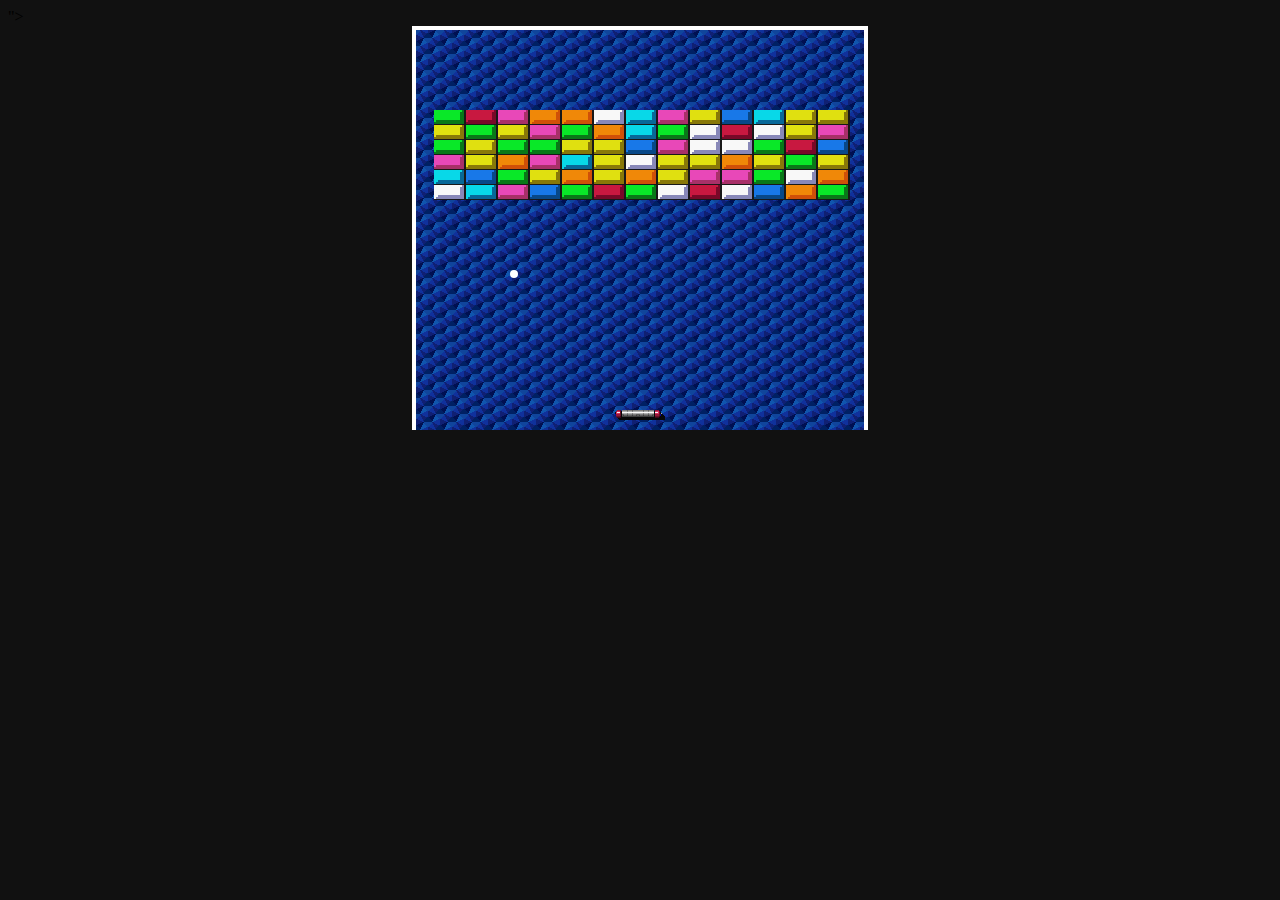
<file: 02-arkanoid-game/index.html>
<!DOCTYPE html>
<html lang="en">
<head>
    <meta charset="UTF-8">
    <meta name="viewport" content="width=device-width, initial-scale=1.0">
    <title>Arkanoid en JavaScript</title>
    <link rel="stylesheet" href="style.css"></i>">
</head>
<body>
    <canvas></canvas>
    <img hidden id="sprite" src="./sprite.png" alt="Sprite Arkanoid"/>
    <img hidden id="bricks" src="./bricks.png" alt="Sprite Bricks Arkanoid">
</body>
<script src="script.js"></script>
</html>
</file>
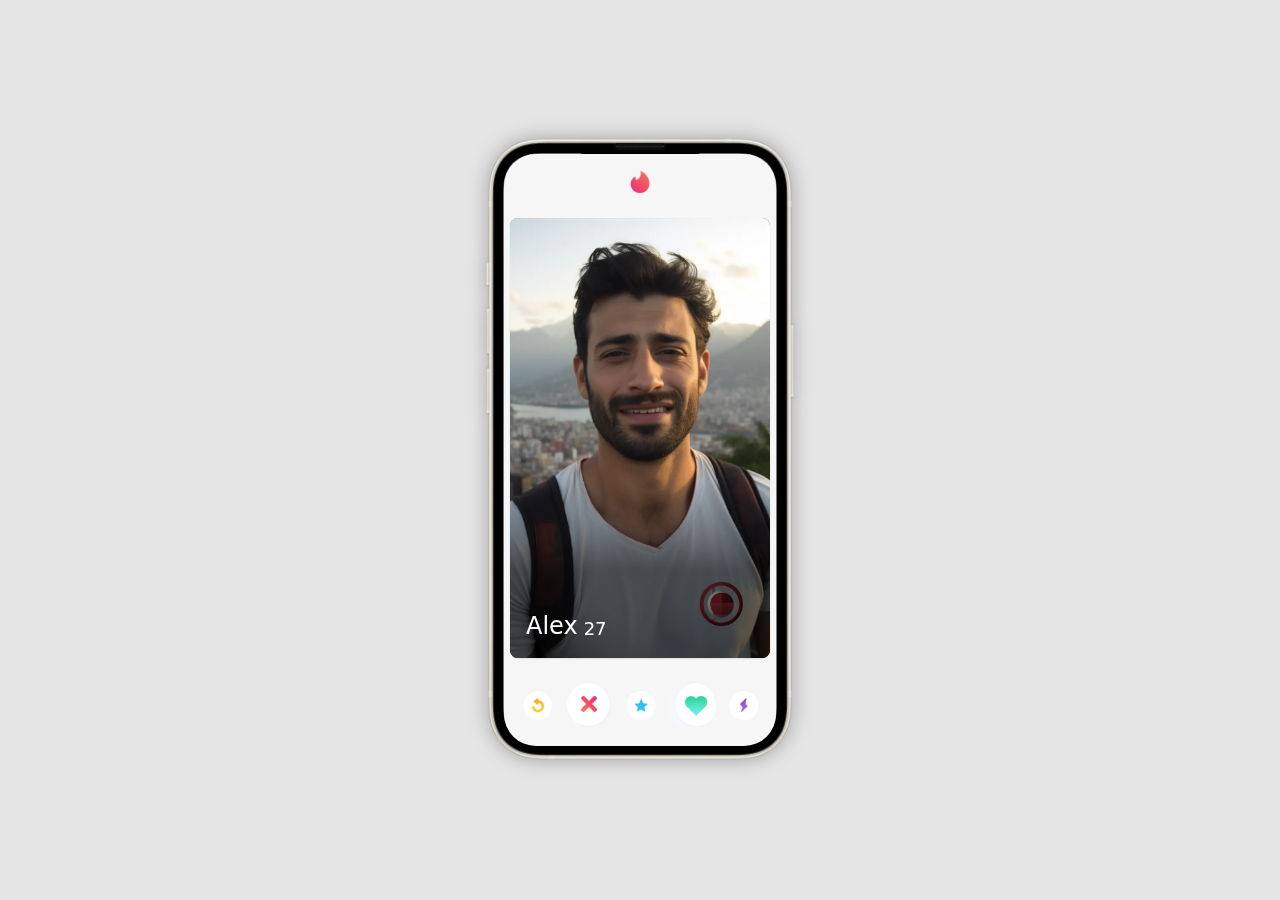
<file: 01-tinder-swipe/src/index.html>
<!DOCTYPE html>
<html lang="en">
<head>
    <meta charset="UTF-8">
    <meta name="viewport" content="width=device-width, initial-scale=1.0">
    <link href="./output.css" rel="stylesheet">
    <title>Tinder Swipe (100 proyects javascript)</title>
</head>
<body class="font-sans grid place-content-center min-h-screen overflow-hidden select-none bg-[#e5e5e5]">
    <main class=" w-80 h-[640px] bg-no-repeat bg-contain drop-shadow-[0_0_10px_rgb(0,0,0,0.3)] flex" style="background-image: url(/01-tinder-swipe/src/images/iphone.webp);">
        <section class="bg-[#f6f6f6] w-full rounded-[32px] flex  flex-col overflow-hidden relative py-4 px-[6px] m-6 gap-6">
            <header class="flex justify-center">
                <img src="./images/tinder-logo.webp" alt="Tinder Logo" class="size-6">
            </header>
            <div class="cards relative size-full my-0 mx-auto">
                <article class="rounded-lg overflow-hidden absolute size-full cursor-grab inset-0 z-10 shadow-sm">
                    <img src="/01-tinder-swipe/src/images/1.webp" alt="Ana, red hair, green eyes, white skin, 23 years old" class="size-full object-cover">
                    <h2 class="text-white absolute inset-0 size-full p-4 z-20 bg-gradient-to-t from-[#00000088] from-20% to-transparent to-40% flex items-end text-2xl">Ana <span class="ml-[6px] text-lg leading-normal font-normal">23</span></h2>
                    <div class="choice nope rounded-lg border-solid border-4 z-[999999] absolute top-8 px-1 py-2 text-2xl font-bold rotate-[30deg] right-4 text-[#f44336] border-[#f44336] opacity-0">NOPE</div>
                    <div class="choice like rounded-lg border-solid border-4 z-[999999] absolute top-8 left-4 px-2 py-1 text-2xl font-bold border-[#4caf50] text-[#4caf50] rotate-[-30deg] opacity-0">LIKE</div>
                </article>
                <article class="rounded-lg overflow-hidden absolute size-full cursor-grab inset-0 z-10 shadow-sm">
                    <img src="/01-tinder-swipe/src/images/2.webp" alt="Alex, brow hair 27 years old" class="size-full object-cover">
                    <h2 class="text-white absolute inset-0 size-full p-4 z-20 bg-gradient-to-t from-[#00000088] from-20% to-transparent to-40% flex items-end text-2xl">Alex <span class="ml-[6px] text-lg leading-normal font-normal">27</span></h2>
                    <div class="choice nope rounded-lg border-solid border-4 z-[999999] absolute top-8 px-1 py-2 text-2xl font-bold rotate-[30deg] right-4 text-[#f44336] border-[#f44336] opacity-0">NOPE</div>
                    <div class="choice like rounded-lg border-solid border-4 z-[999999] absolute top-8 left-4 px-1 py-2 text-2xl font-bold border-[#4caf50] text-[#4caf50] rotate-[-30deg] opacity-0">LIKE</div>
                </article>
                <span class="grid place-content-center text-[#777] text-sm text-center h-full z-[-1]">No hay más personas cerca de ti... <br>
                Vuelve a intentarlo más tarde</span>
            </div>
            <footer class="grid grid-cols-[repeat(5,_1fr)] gap-3 px-6 justify-center items-center">
                <button class="size-8 rounded-[50%] bg-no-repeat bg-[-140px_0px] bg-[length:175px] cursor-pointer duration-[300ms] ease-linear hover:scale-150" style="background-image:  url('/01-tinder-swipe/src/images/tinder-icons.webp');" aria-label="undo"></button>
                <button class="size-12 rounded-[50%] bg-no-repeat bg-[-150px_0px] bg-[length:250px] cursor-pointer duration-[300ms] ease-linear hover:scale-150" style="background-image:  url('/01-tinder-swipe/src/images/tinder-icons.webp');" aria-label="remove"></button>
                <button class="size-8 rounded-[50%] bg-no-repeat bg-[-70px_0px] bg-[length:175px] cursor-pointer duration-[300ms] ease-linear hover:scale-150" style="background-image:  url('/01-tinder-swipe/src/images/tinder-icons.webp');" aria-label="star"></button>
                <button class="size-12 rounded-[50%] bg-no-repeat bg-[-45px_0px] bg-[length:250px] cursor-pointer duration-[300ms] ease-linear hover:scale-150" style="background-image:  url('/01-tinder-swipe/src/images/tinder-icons.webp');" aria-label="fav"></button>
                <button class="size-8 rounded-[50%] bg-no-repeat bg-[0px_0px] bg-[length:175px] cursor-pointer duration-[300ms] ease-linear hover:scale-150" style="background-image:  url('/01-tinder-swipe/src/images/tinder-icons.webp');" aria-label="zap"></button>
            </footer>
        </section>
    </main>
    <script src="script.js"></script>
</body>
</html>
</file>
<file: 02-arkanoid-game/style.css>
body {
    background-color: #111;
}

canvas {
    border: 4px solid #fff;
    border-bottom: transparent;
    background: url('./bkg.png') repeat;
    margin: 0 auto;
    display: block;
}
</file>
<file: 01-tinder-swipe/src/output.css>
/*
! tailwindcss v3.4.10 | MIT License | https://tailwindcss.com
*/

/*
1. Prevent padding and border from affecting element width. (https://github.com/mozdevs/cssremedy/issues/4)
2. Allow adding a border to an element by just adding a border-width. (https://github.com/tailwindcss/tailwindcss/pull/116)
*/

*,
::before,
::after {
  box-sizing: border-box;
  /* 1 */
  border-width: 0;
  /* 2 */
  border-style: solid;
  /* 2 */
  border-color: #e5e7eb;
  /* 2 */
}

::before,
::after {
  --tw-content: '';
}

/*
1. Use a consistent sensible line-height in all browsers.
2. Prevent adjustments of font size after orientation changes in iOS.
3. Use a more readable tab size.
4. Use the user's configured `sans` font-family by default.
5. Use the user's configured `sans` font-feature-settings by default.
6. Use the user's configured `sans` font-variation-settings by default.
7. Disable tap highlights on iOS
*/

html,
:host {
  line-height: 1.5;
  /* 1 */
  -webkit-text-size-adjust: 100%;
  /* 2 */
  -moz-tab-size: 4;
  /* 3 */
  -o-tab-size: 4;
     tab-size: 4;
  /* 3 */
  font-family: ui-sans-serif, system-ui, sans-serif, "Apple Color Emoji", "Segoe UI Emoji", "Segoe UI Symbol", "Noto Color Emoji";
  /* 4 */
  font-feature-settings: normal;
  /* 5 */
  font-variation-settings: normal;
  /* 6 */
  -webkit-tap-highlight-color: transparent;
  /* 7 */
}

/*
1. Remove the margin in all browsers.
2. Inherit line-height from `html` so users can set them as a class directly on the `html` element.
*/

body {
  margin: 0;
  /* 1 */
  line-height: inherit;
  /* 2 */
}

/*
1. Add the correct height in Firefox.
2. Correct the inheritance of border color in Firefox. (https://bugzilla.mozilla.org/show_bug.cgi?id=190655)
3. Ensure horizontal rules are visible by default.
*/

hr {
  height: 0;
  /* 1 */
  color: inherit;
  /* 2 */
  border-top-width: 1px;
  /* 3 */
}

/*
Add the correct text decoration in Chrome, Edge, and Safari.
*/

abbr:where([title]) {
  -webkit-text-decoration: underline dotted;
          text-decoration: underline dotted;
}

/*
Remove the default font size and weight for headings.
*/

h1,
h2,
h3,
h4,
h5,
h6 {
  font-size: inherit;
  font-weight: inherit;
}

/*
Reset links to optimize for opt-in styling instead of opt-out.
*/

a {
  color: inherit;
  text-decoration: inherit;
}

/*
Add the correct font weight in Edge and Safari.
*/

b,
strong {
  font-weight: bolder;
}

/*
1. Use the user's configured `mono` font-family by default.
2. Use the user's configured `mono` font-feature-settings by default.
3. Use the user's configured `mono` font-variation-settings by default.
4. Correct the odd `em` font sizing in all browsers.
*/

code,
kbd,
samp,
pre {
  font-family: ui-monospace, SFMono-Regular, Menlo, Monaco, Consolas, "Liberation Mono", "Courier New", monospace;
  /* 1 */
  font-feature-settings: normal;
  /* 2 */
  font-variation-settings: normal;
  /* 3 */
  font-size: 1em;
  /* 4 */
}

/*
Add the correct font size in all browsers.
*/

small {
  font-size: 80%;
}

/*
Prevent `sub` and `sup` elements from affecting the line height in all browsers.
*/

sub,
sup {
  font-size: 75%;
  line-height: 0;
  position: relative;
  vertical-align: baseline;
}

sub {
  bottom: -0.25em;
}

sup {
  top: -0.5em;
}

/*
1. Remove text indentation from table contents in Chrome and Safari. (https://bugs.chromium.org/p/chromium/issues/detail?id=999088, https://bugs.webkit.org/show_bug.cgi?id=201297)
2. Correct table border color inheritance in all Chrome and Safari. (https://bugs.chromium.org/p/chromium/issues/detail?id=935729, https://bugs.webkit.org/show_bug.cgi?id=195016)
3. Remove gaps between table borders by default.
*/

table {
  text-indent: 0;
  /* 1 */
  border-color: inherit;
  /* 2 */
  border-collapse: collapse;
  /* 3 */
}

/*
1. Change the font styles in all browsers.
2. Remove the margin in Firefox and Safari.
3. Remove default padding in all browsers.
*/

button,
input,
optgroup,
select,
textarea {
  font-family: inherit;
  /* 1 */
  font-feature-settings: inherit;
  /* 1 */
  font-variation-settings: inherit;
  /* 1 */
  font-size: 100%;
  /* 1 */
  font-weight: inherit;
  /* 1 */
  line-height: inherit;
  /* 1 */
  letter-spacing: inherit;
  /* 1 */
  color: inherit;
  /* 1 */
  margin: 0;
  /* 2 */
  padding: 0;
  /* 3 */
}

/*
Remove the inheritance of text transform in Edge and Firefox.
*/

button,
select {
  text-transform: none;
}

/*
1. Correct the inability to style clickable types in iOS and Safari.
2. Remove default button styles.
*/

button,
input:where([type='button']),
input:where([type='reset']),
input:where([type='submit']) {
  -webkit-appearance: button;
  /* 1 */
  background-color: transparent;
  /* 2 */
  background-image: none;
  /* 2 */
}

/*
Use the modern Firefox focus style for all focusable elements.
*/

:-moz-focusring {
  outline: auto;
}

/*
Remove the additional `:invalid` styles in Firefox. (https://github.com/mozilla/gecko-dev/blob/2f9eacd9d3d995c937b4251a5557d95d494c9be1/layout/style/res/forms.css#L728-L737)
*/

:-moz-ui-invalid {
  box-shadow: none;
}

/*
Add the correct vertical alignment in Chrome and Firefox.
*/

progress {
  vertical-align: baseline;
}

/*
Correct the cursor style of increment and decrement buttons in Safari.
*/

::-webkit-inner-spin-button,
::-webkit-outer-spin-button {
  height: auto;
}

/*
1. Correct the odd appearance in Chrome and Safari.
2. Correct the outline style in Safari.
*/

[type='search'] {
  -webkit-appearance: textfield;
  /* 1 */
  outline-offset: -2px;
  /* 2 */
}

/*
Remove the inner padding in Chrome and Safari on macOS.
*/

::-webkit-search-decoration {
  -webkit-appearance: none;
}

/*
1. Correct the inability to style clickable types in iOS and Safari.
2. Change font properties to `inherit` in Safari.
*/

::-webkit-file-upload-button {
  -webkit-appearance: button;
  /* 1 */
  font: inherit;
  /* 2 */
}

/*
Add the correct display in Chrome and Safari.
*/

summary {
  display: list-item;
}

/*
Removes the default spacing and border for appropriate elements.
*/

blockquote,
dl,
dd,
h1,
h2,
h3,
h4,
h5,
h6,
hr,
figure,
p,
pre {
  margin: 0;
}

fieldset {
  margin: 0;
  padding: 0;
}

legend {
  padding: 0;
}

ol,
ul,
menu {
  list-style: none;
  margin: 0;
  padding: 0;
}

/*
Reset default styling for dialogs.
*/

dialog {
  padding: 0;
}

/*
Prevent resizing textareas horizontally by default.
*/

textarea {
  resize: vertical;
}

/*
1. Reset the default placeholder opacity in Firefox. (https://github.com/tailwindlabs/tailwindcss/issues/3300)
2. Set the default placeholder color to the user's configured gray 400 color.
*/

input::-moz-placeholder, textarea::-moz-placeholder {
  opacity: 1;
  /* 1 */
  color: #9ca3af;
  /* 2 */
}

input::placeholder,
textarea::placeholder {
  opacity: 1;
  /* 1 */
  color: #9ca3af;
  /* 2 */
}

/*
Set the default cursor for buttons.
*/

button,
[role="button"] {
  cursor: pointer;
}

/*
Make sure disabled buttons don't get the pointer cursor.
*/

:disabled {
  cursor: default;
}

/*
1. Make replaced elements `display: block` by default. (https://github.com/mozdevs/cssremedy/issues/14)
2. Add `vertical-align: middle` to align replaced elements more sensibly by default. (https://github.com/jensimmons/cssremedy/issues/14#issuecomment-634934210)
   This can trigger a poorly considered lint error in some tools but is included by design.
*/

img,
svg,
video,
canvas,
audio,
iframe,
embed,
object {
  display: block;
  /* 1 */
  vertical-align: middle;
  /* 2 */
}

/*
Constrain images and videos to the parent width and preserve their intrinsic aspect ratio. (https://github.com/mozdevs/cssremedy/issues/14)
*/

img,
video {
  max-width: 100%;
  height: auto;
}

/* Make elements with the HTML hidden attribute stay hidden by default */

[hidden] {
  display: none;
}

*, ::before, ::after {
  --tw-border-spacing-x: 0;
  --tw-border-spacing-y: 0;
  --tw-translate-x: 0;
  --tw-translate-y: 0;
  --tw-rotate: 0;
  --tw-skew-x: 0;
  --tw-skew-y: 0;
  --tw-scale-x: 1;
  --tw-scale-y: 1;
  --tw-pan-x:  ;
  --tw-pan-y:  ;
  --tw-pinch-zoom:  ;
  --tw-scroll-snap-strictness: proximity;
  --tw-gradient-from-position:  ;
  --tw-gradient-via-position:  ;
  --tw-gradient-to-position:  ;
  --tw-ordinal:  ;
  --tw-slashed-zero:  ;
  --tw-numeric-figure:  ;
  --tw-numeric-spacing:  ;
  --tw-numeric-fraction:  ;
  --tw-ring-inset:  ;
  --tw-ring-offset-width: 0px;
  --tw-ring-offset-color: #fff;
  --tw-ring-color: rgb(59 130 246 / 0.5);
  --tw-ring-offset-shadow: 0 0 #0000;
  --tw-ring-shadow: 0 0 #0000;
  --tw-shadow: 0 0 #0000;
  --tw-shadow-colored: 0 0 #0000;
  --tw-blur:  ;
  --tw-brightness:  ;
  --tw-contrast:  ;
  --tw-grayscale:  ;
  --tw-hue-rotate:  ;
  --tw-invert:  ;
  --tw-saturate:  ;
  --tw-sepia:  ;
  --tw-drop-shadow:  ;
  --tw-backdrop-blur:  ;
  --tw-backdrop-brightness:  ;
  --tw-backdrop-contrast:  ;
  --tw-backdrop-grayscale:  ;
  --tw-backdrop-hue-rotate:  ;
  --tw-backdrop-invert:  ;
  --tw-backdrop-opacity:  ;
  --tw-backdrop-saturate:  ;
  --tw-backdrop-sepia:  ;
  --tw-contain-size:  ;
  --tw-contain-layout:  ;
  --tw-contain-paint:  ;
  --tw-contain-style:  ;
}

::backdrop {
  --tw-border-spacing-x: 0;
  --tw-border-spacing-y: 0;
  --tw-translate-x: 0;
  --tw-translate-y: 0;
  --tw-rotate: 0;
  --tw-skew-x: 0;
  --tw-skew-y: 0;
  --tw-scale-x: 1;
  --tw-scale-y: 1;
  --tw-pan-x:  ;
  --tw-pan-y:  ;
  --tw-pinch-zoom:  ;
  --tw-scroll-snap-strictness: proximity;
  --tw-gradient-from-position:  ;
  --tw-gradient-via-position:  ;
  --tw-gradient-to-position:  ;
  --tw-ordinal:  ;
  --tw-slashed-zero:  ;
  --tw-numeric-figure:  ;
  --tw-numeric-spacing:  ;
  --tw-numeric-fraction:  ;
  --tw-ring-inset:  ;
  --tw-ring-offset-width: 0px;
  --tw-ring-offset-color: #fff;
  --tw-ring-color: rgb(59 130 246 / 0.5);
  --tw-ring-offset-shadow: 0 0 #0000;
  --tw-ring-shadow: 0 0 #0000;
  --tw-shadow: 0 0 #0000;
  --tw-shadow-colored: 0 0 #0000;
  --tw-blur:  ;
  --tw-brightness:  ;
  --tw-contrast:  ;
  --tw-grayscale:  ;
  --tw-hue-rotate:  ;
  --tw-invert:  ;
  --tw-saturate:  ;
  --tw-sepia:  ;
  --tw-drop-shadow:  ;
  --tw-backdrop-blur:  ;
  --tw-backdrop-brightness:  ;
  --tw-backdrop-contrast:  ;
  --tw-backdrop-grayscale:  ;
  --tw-backdrop-hue-rotate:  ;
  --tw-backdrop-invert:  ;
  --tw-backdrop-opacity:  ;
  --tw-backdrop-saturate:  ;
  --tw-backdrop-sepia:  ;
  --tw-contain-size:  ;
  --tw-contain-layout:  ;
  --tw-contain-paint:  ;
  --tw-contain-style:  ;
}

.absolute {
  position: absolute;
}

.relative {
  position: relative;
}

.inset-0 {
  inset: 0px;
}

.right-4 {
  right: 1rem;
}

.top-4 {
  top: 1rem;
}

.left-0 {
  left: 0px;
}

.left-4 {
  left: 1rem;
}

.top-8 {
  top: 2rem;
}

.top-5 {
  top: 1.25rem;
}

.z-10 {
  z-index: 10;
}

.z-20 {
  z-index: 20;
}

.z-\[-1\] {
  z-index: -1;
}

.z-\[9999\] {
  z-index: 9999;
}

.z-\[999999\] {
  z-index: 999999;
}

.z-50 {
  z-index: 50;
}

.m-6 {
  margin: 1.5rem;
}

.mx-auto {
  margin-left: auto;
  margin-right: auto;
}

.my-0 {
  margin-top: 0px;
  margin-bottom: 0px;
}

.ml-\[6px\] {
  margin-left: 6px;
}

.flex {
  display: flex;
}

.grid {
  display: grid;
}

.size-12 {
  width: 3rem;
  height: 3rem;
}

.size-6 {
  width: 1.5rem;
  height: 1.5rem;
}

.size-8 {
  width: 2rem;
  height: 2rem;
}

.size-full {
  width: 100%;
  height: 100%;
}

.h-\[640px\] {
  height: 640px;
}

.h-full {
  height: 100%;
}

.min-h-screen {
  min-height: 100vh;
}

.w-80 {
  width: 20rem;
}

.w-full {
  width: 100%;
}

.rotate-\[-30deg\] {
  --tw-rotate: -30deg;
  transform: translate(var(--tw-translate-x), var(--tw-translate-y)) rotate(var(--tw-rotate)) skewX(var(--tw-skew-x)) skewY(var(--tw-skew-y)) scaleX(var(--tw-scale-x)) scaleY(var(--tw-scale-y));
}

.rotate-\[30deg\] {
  --tw-rotate: 30deg;
  transform: translate(var(--tw-translate-x), var(--tw-translate-y)) rotate(var(--tw-rotate)) skewX(var(--tw-skew-x)) skewY(var(--tw-skew-y)) scaleX(var(--tw-scale-x)) scaleY(var(--tw-scale-y));
}

.transform {
  transform: translate(var(--tw-translate-x), var(--tw-translate-y)) rotate(var(--tw-rotate)) skewX(var(--tw-skew-x)) skewY(var(--tw-skew-y)) scaleX(var(--tw-scale-x)) scaleY(var(--tw-scale-y));
}

.cursor-grab {
  cursor: grab;
}

.cursor-pointer {
  cursor: pointer;
}

.select-none {
  -webkit-user-select: none;
     -moz-user-select: none;
          user-select: none;
}

.grid-cols-\[repeat\(5\2c _1fr\)\] {
  grid-template-columns: repeat(5, 1fr);
}

.flex-col {
  flex-direction: column;
}

.place-content-center {
  place-content: center;
}

.items-end {
  align-items: flex-end;
}

.items-center {
  align-items: center;
}

.justify-center {
  justify-content: center;
}

.gap-3 {
  gap: 0.75rem;
}

.gap-6 {
  gap: 1.5rem;
}

.overflow-hidden {
  overflow: hidden;
}

.rounded-\[32px\] {
  border-radius: 32px;
}

.rounded-\[50\%\] {
  border-radius: 50%;
}

.rounded-lg {
  border-radius: 0.5rem;
}

.border-4 {
  border-width: 4px;
}

.border-solid {
  border-style: solid;
}

.border-\[\#f44336\] {
  --tw-border-opacity: 1;
  border-color: rgb(244 67 54 / var(--tw-border-opacity));
}

.border-\[\#4caf50\] {
  --tw-border-opacity: 1;
  border-color: rgb(76 175 80 / var(--tw-border-opacity));
}

.bg-\[\#e5e5e5\] {
  --tw-bg-opacity: 1;
  background-color: rgb(229 229 229 / var(--tw-bg-opacity));
}

.bg-\[\#f6f6f6\] {
  --tw-bg-opacity: 1;
  background-color: rgb(246 246 246 / var(--tw-bg-opacity));
}

.bg-\[\#f44336\] {
  --tw-bg-opacity: 1;
  background-color: rgb(244 67 54 / var(--tw-bg-opacity));
}

.bg-\[\#4caf50\] {
  --tw-bg-opacity: 1;
  background-color: rgb(76 175 80 / var(--tw-bg-opacity));
}

.bg-gradient-to-t {
  background-image: linear-gradient(to top, var(--tw-gradient-stops));
}

.from-\[\#00000088\] {
  --tw-gradient-from: #00000088 var(--tw-gradient-from-position);
  --tw-gradient-to: rgb(0 0 0 / 0) var(--tw-gradient-to-position);
  --tw-gradient-stops: var(--tw-gradient-from), var(--tw-gradient-to);
}

.from-20\% {
  --tw-gradient-from-position: 20%;
}

.to-transparent {
  --tw-gradient-to: transparent var(--tw-gradient-to-position);
}

.to-40\% {
  --tw-gradient-to-position: 40%;
}

.bg-\[length\:175px\] {
  background-size: 175px;
}

.bg-\[length\:250px\] {
  background-size: 250px;
}

.bg-contain {
  background-size: contain;
}

.bg-\[-140px_0px\] {
  background-position: -140px 0px;
}

.bg-\[-150px_0px\] {
  background-position: -150px 0px;
}

.bg-\[-45px_0px\] {
  background-position: -45px 0px;
}

.bg-\[-70px_0px\] {
  background-position: -70px 0px;
}

.bg-\[0px_0px\] {
  background-position: 0px 0px;
}

.bg-no-repeat {
  background-repeat: no-repeat;
}

.object-cover {
  -o-object-fit: cover;
     object-fit: cover;
}

.p-4 {
  padding: 1rem;
}

.px-6 {
  padding-left: 1.5rem;
  padding-right: 1.5rem;
}

.px-\[6px\] {
  padding-left: 6px;
  padding-right: 6px;
}

.py-4 {
  padding-top: 1rem;
  padding-bottom: 1rem;
}

.px-1 {
  padding-left: 0.25rem;
  padding-right: 0.25rem;
}

.py-2 {
  padding-top: 0.5rem;
  padding-bottom: 0.5rem;
}

.px-2 {
  padding-left: 0.5rem;
  padding-right: 0.5rem;
}

.py-1 {
  padding-top: 0.25rem;
  padding-bottom: 0.25rem;
}

.text-center {
  text-align: center;
}

.font-sans {
  font-family: ui-sans-serif, system-ui, sans-serif, "Apple Color Emoji", "Segoe UI Emoji", "Segoe UI Symbol", "Noto Color Emoji";
}

.text-2xl {
  font-size: 1.5rem;
  line-height: 2rem;
}

.text-lg {
  font-size: 1.125rem;
  line-height: 1.75rem;
}

.text-sm {
  font-size: 0.875rem;
  line-height: 1.25rem;
}

.font-normal {
  font-weight: 400;
}

.font-bold {
  font-weight: 700;
}

.leading-normal {
  line-height: 1.5;
}

.text-\[\#777\] {
  --tw-text-opacity: 1;
  color: rgb(119 119 119 / var(--tw-text-opacity));
}

.text-white {
  --tw-text-opacity: 1;
  color: rgb(255 255 255 / var(--tw-text-opacity));
}

.text-slate-950 {
  --tw-text-opacity: 1;
  color: rgb(2 6 23 / var(--tw-text-opacity));
}


.text-\[\#4caf50\] {
  --tw-text-opacity: 1;
  color: rgb(76 175 80 / var(--tw-text-opacity));
}

.text-\[\#f44336\] {
  --tw-text-opacity: 1;
  color: rgb(244 67 54 / var(--tw-text-opacity));
}

.opacity-0 {
  opacity: 0;
}

.shadow-sm {
  --tw-shadow: 0 1px 2px 0 rgb(0 0 0 / 0.05);
  --tw-shadow-colored: 0 1px 2px 0 var(--tw-shadow-color);
  box-shadow: var(--tw-ring-offset-shadow, 0 0 #0000), var(--tw-ring-shadow, 0 0 #0000), var(--tw-shadow);
}

.drop-shadow-\[0_0_10px_rgb\(0\2c 0\2c 0\2c 0\.3\)\] {
  --tw-drop-shadow: drop-shadow(0 0 10px rgb(0,0,0,0.3));
  filter: var(--tw-blur) var(--tw-brightness) var(--tw-contrast) var(--tw-grayscale) var(--tw-hue-rotate) var(--tw-invert) var(--tw-saturate) var(--tw-sepia) var(--tw-drop-shadow);
}

.transition {
  transition-property: color, background-color, border-color, text-decoration-color, fill, stroke, opacity, box-shadow, transform, filter, -webkit-backdrop-filter;
  transition-property: color, background-color, border-color, text-decoration-color, fill, stroke, opacity, box-shadow, transform, filter, backdrop-filter;
  transition-property: color, background-color, border-color, text-decoration-color, fill, stroke, opacity, box-shadow, transform, filter, backdrop-filter, -webkit-backdrop-filter;
  transition-timing-function: cubic-bezier(0.4, 0, 0.2, 1);
  transition-duration: 150ms;
}

.duration-\[300ms\] {
  transition-duration: 300ms;
}

.ease-linear {
  transition-timing-function: linear;
}

.hover\:scale-150:hover {
  --tw-scale-x: 1.5;
  --tw-scale-y: 1.5;
  transform: translate(var(--tw-translate-x), var(--tw-translate-y)) rotate(var(--tw-rotate)) skewX(var(--tw-skew-x)) skewY(var(--tw-skew-y)) scaleX(var(--tw-scale-x)) scaleY(var(--tw-scale-y));
}

/*Out of the taildwindCSS*/

.go-right {
  transform: translateX(150%) rotate(35deg) !important;
}

.go-left{
  transform: translateX(-150%) rotate(-35deg) !important;
}

.go-left, .go-right {
  transition: transform 0.3s ease, rotate 0.3s ease;
}

.reset {
  transition: transform 0.3s ease;
  transform: translateX(0) !important;
}
</file>
